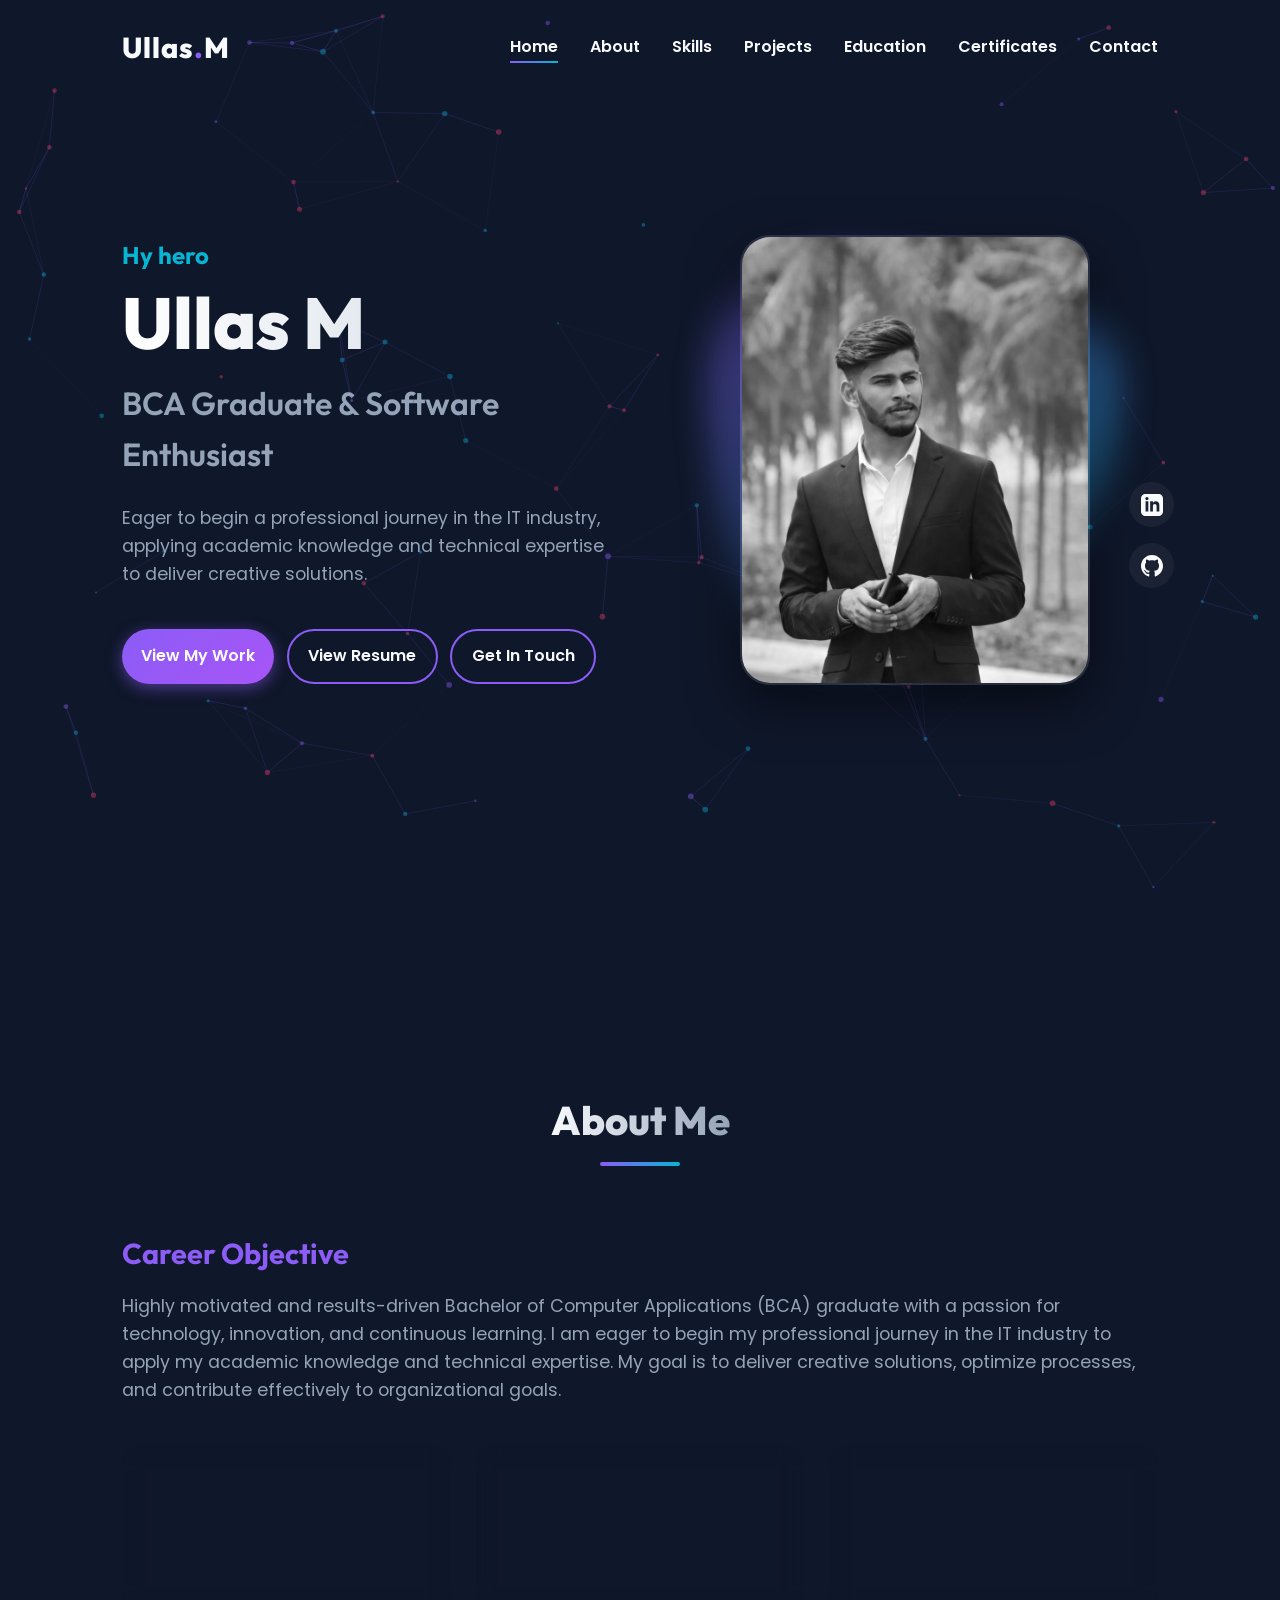
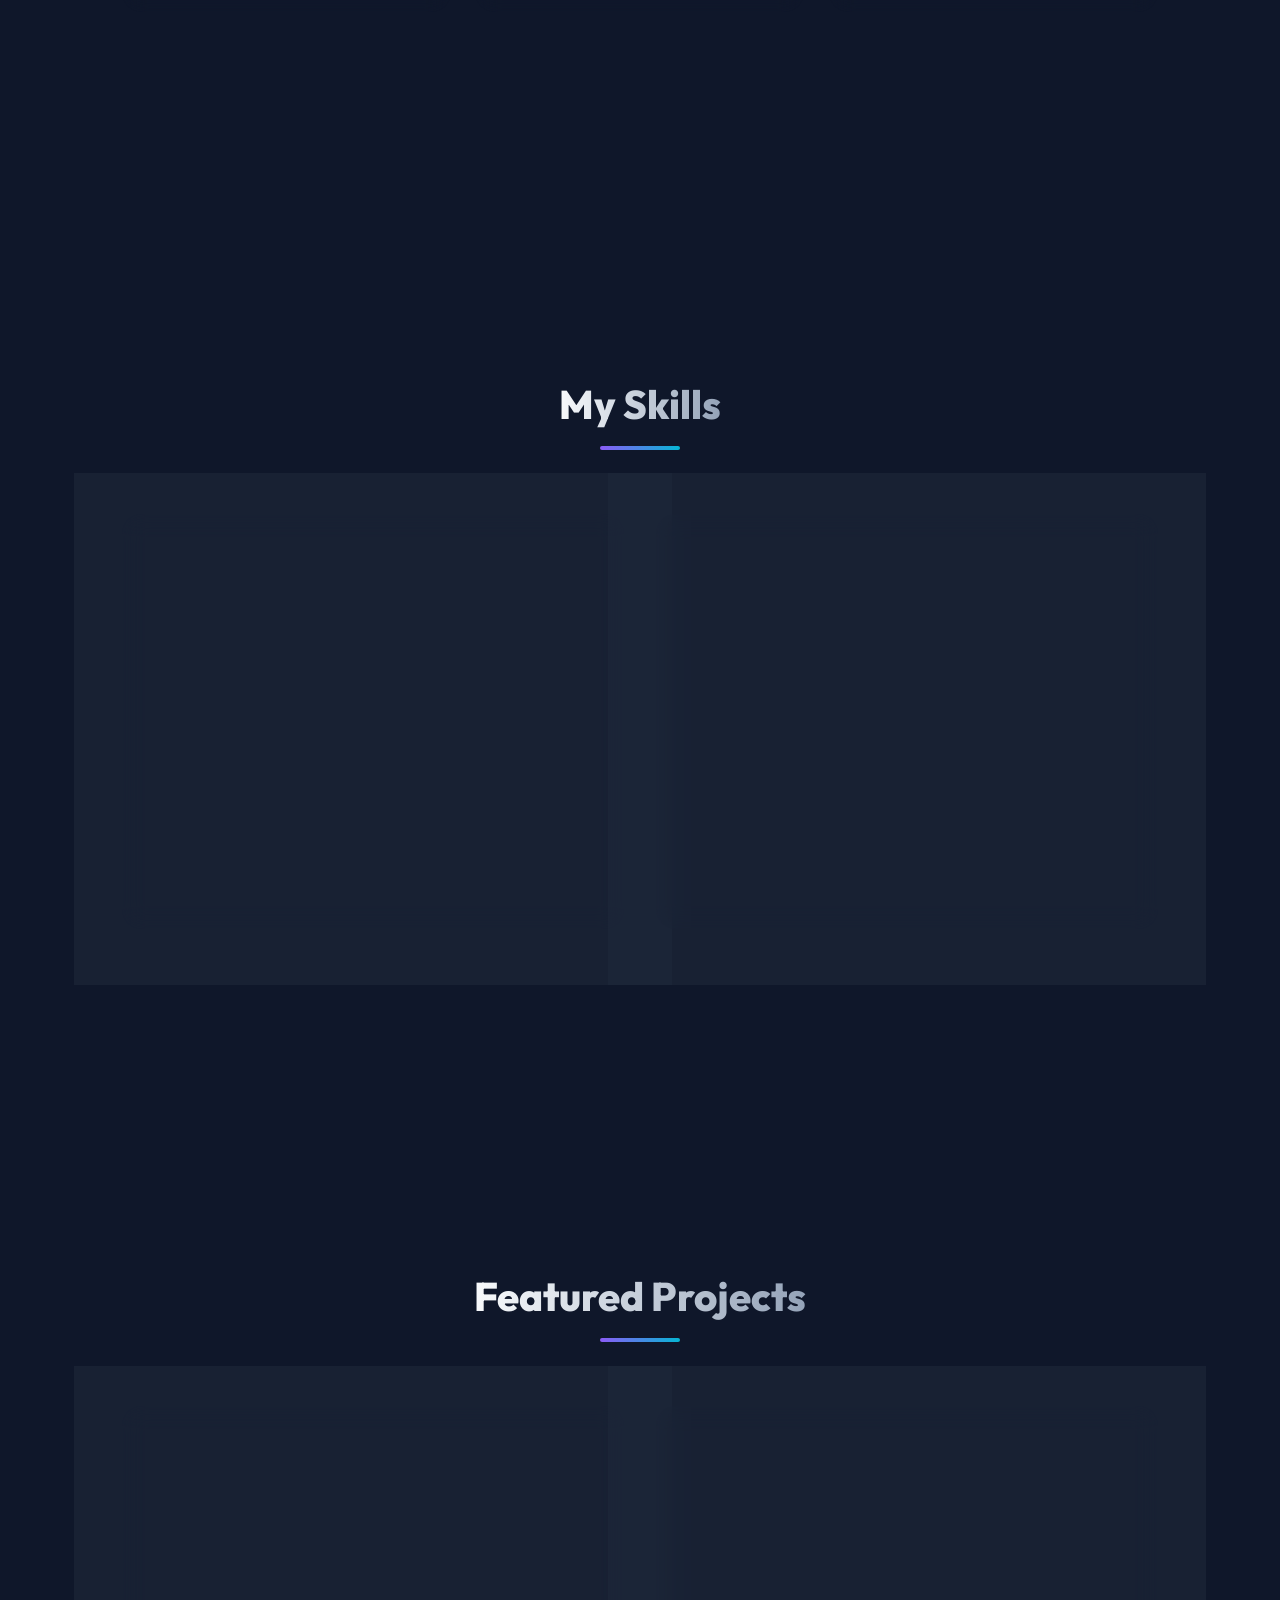
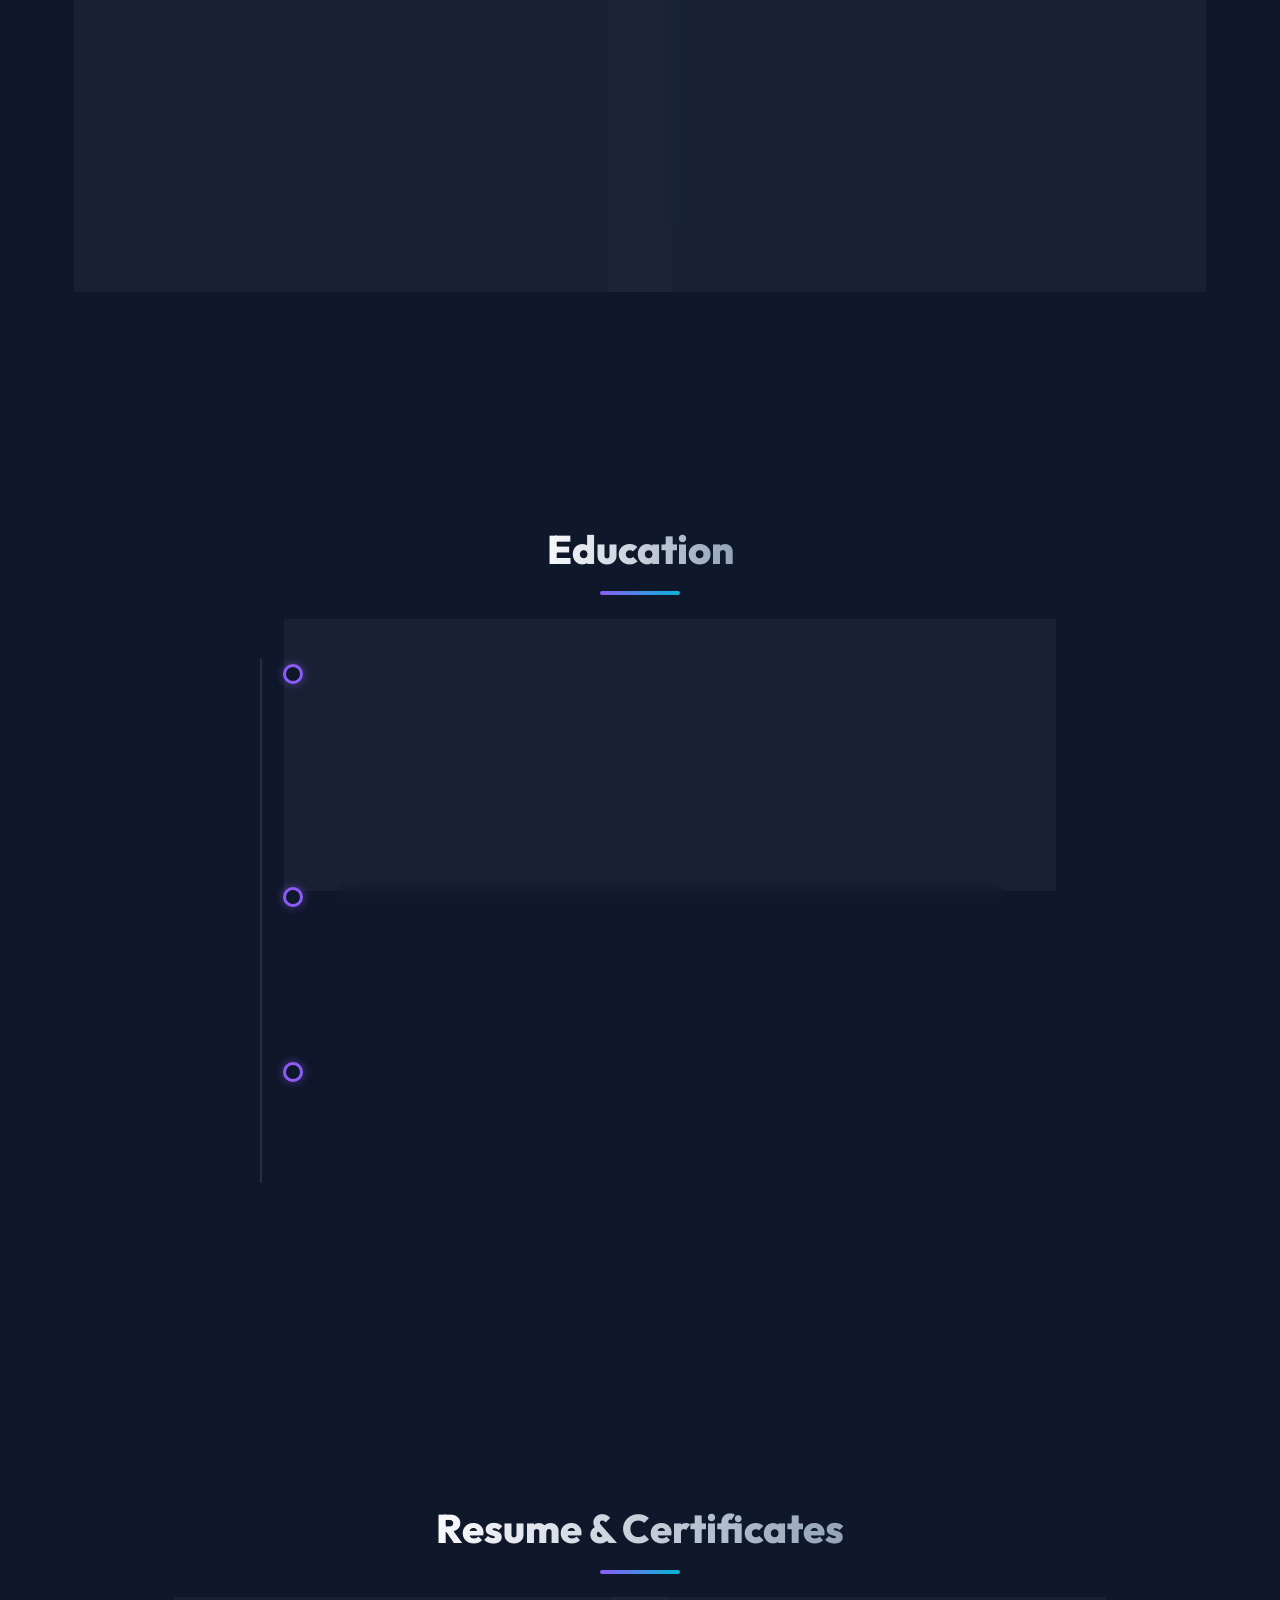
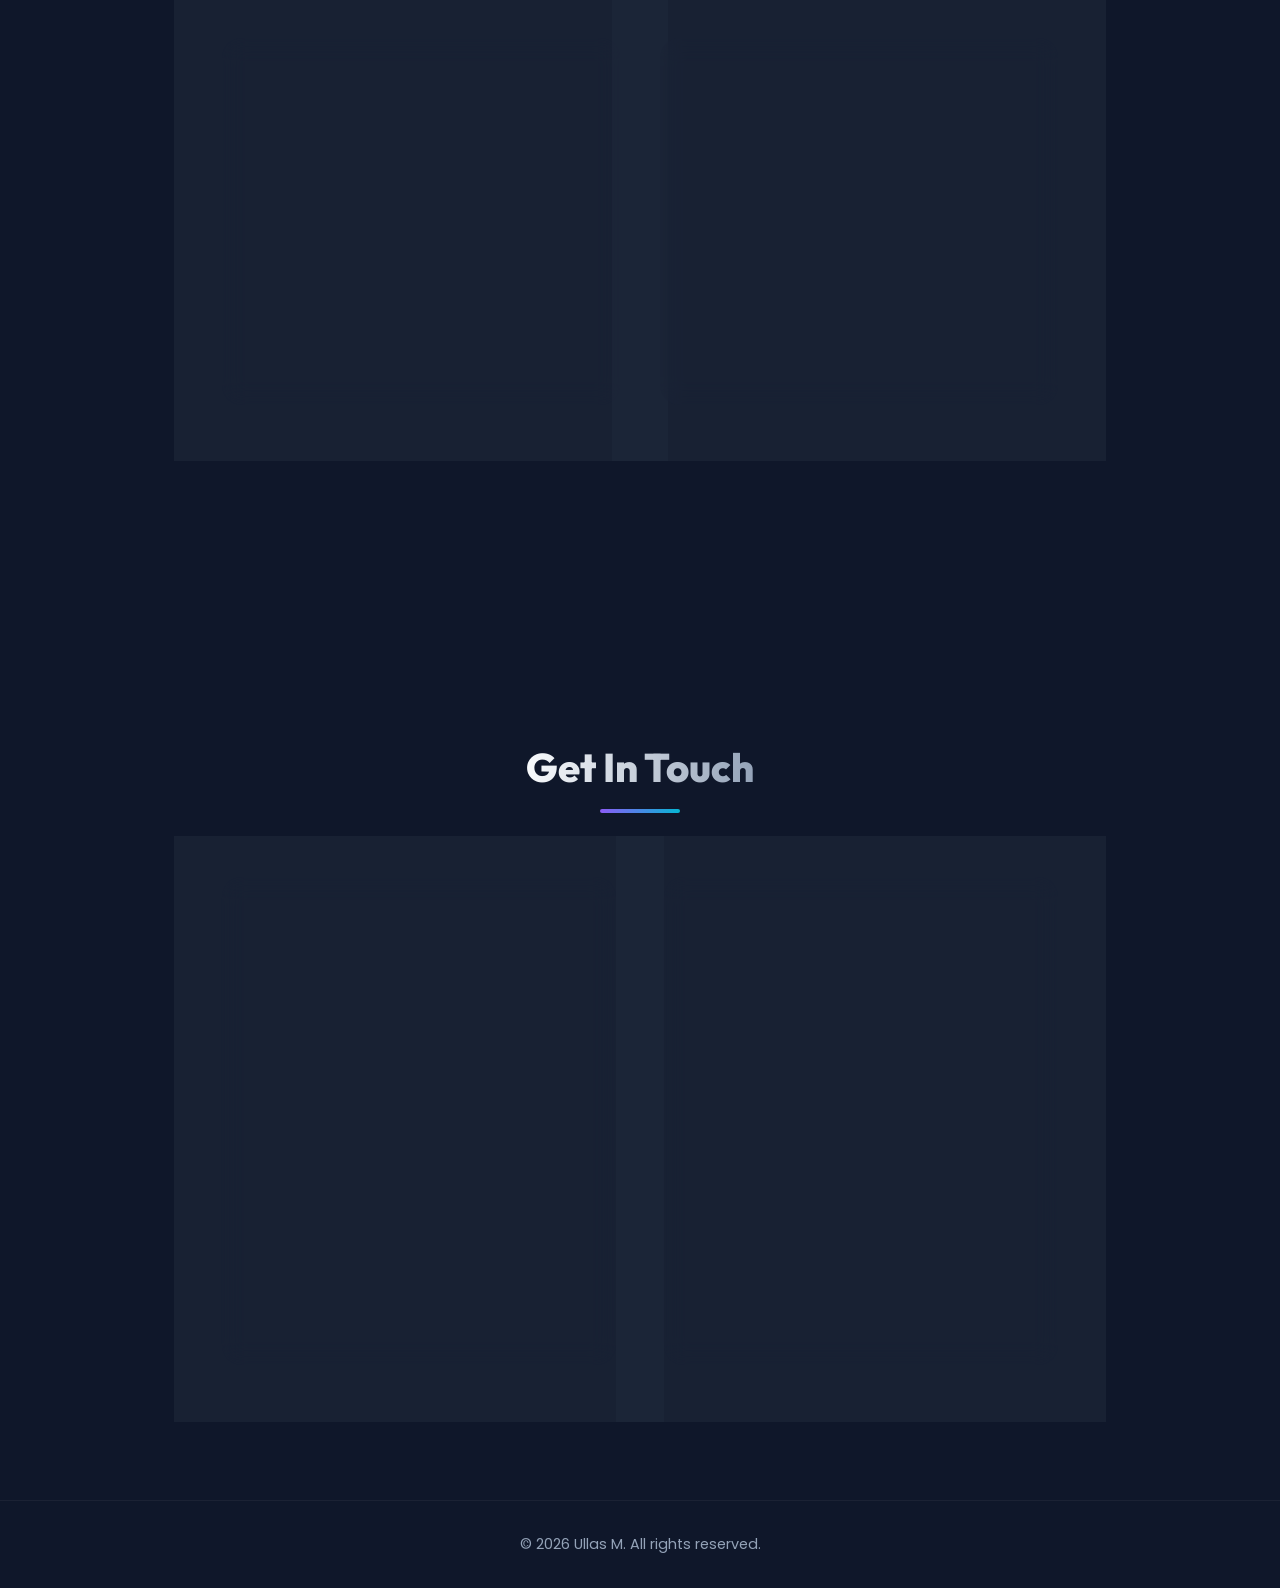
<file: index.html>
<!DOCTYPE html>
<html lang="en">
<head>
    <meta charset="UTF-8">
    <meta name="viewport" content="width=device-width, initial-scale=1.0">
    <title>Ullas M | Portfolio</title>
    <meta name="description" content="Portfolio of Ullas M, a BCA graduate passionate about technology and software development.">
    
    <!-- Google Fonts -->
    <link rel="preconnect" href="https://fonts.googleapis.com">
    <link rel="preconnect" href="https://fonts.gstatic.com" crossorigin>
    <link href="https://fonts.googleapis.com/css2?family=Outfit:wght@300;400;600;800&family=Poppins:wght@300;400;600;700&display=swap" rel="stylesheet">
    
    <!-- Material Icons -->
    <link href="https://fonts.googleapis.com/icon?family=Material+Icons+Round" rel="stylesheet">
    
    <link rel="stylesheet" href="./styles.css">
</head>
<body>

    <!-- Canvas for animated background -->
    <canvas id="bg-canvas"></canvas>

    <!-- Navigation -->
    <nav class="navbar" id="navbar">
        <div class="nav-container">
            <a href="#home" class="logo">Ullas<span>.</span>M</a>
            <div class="hamburger" id="hamburger">
                <span class="bar"></span>
                <span class="bar"></span>
                <span class="bar"></span>
            </div>
            <ul class="nav-links" id="nav-links">
                <li><a href="#home" class="nav-link active">Home</a></li>
                <li><a href="#about" class="nav-link">About</a></li>
                <li><a href="#skills" class="nav-link">Skills</a></li>
                <li><a href="#projects" class="nav-link">Projects</a></li>
                <li><a href="#education" class="nav-link">Education</a></li>
                <li><a href="#documents" class="nav-link">Certificates</a></li>
                <li><a href="#contact" class="nav-link">Contact</a></li>
            </ul>
        </div>
    </nav>

    <!-- Hero Section -->
    <section id="home" class="hero section">
        <div class="hero-content fade-in-up">
            <h2 class="greeting">Hy hero</h2>
            <h1 class="name">Ullas M</h1>
            <h3 class="title">BCA Graduate & Software Enthusiast</h3>
            <p class="summary">Eager to begin a professional journey in the IT industry, applying academic knowledge and technical expertise to deliver creative solutions.</p>
            <div class="cta-buttons">
                <a href="#projects" class="btn btn-primary">View My Work</a>
                <a href="./resume.html" target="_blank" class="btn btn-secondary">View Resume</a>
                <a href="#contact" class="btn btn-secondary">Get In Touch</a>
            </div>
        </div>
        <div class="hero-image-container fade-in-scale">
            <div class="blob-bg"></div>
            <img src="./assets/profile.jpeg" alt="Ullas M" class="hero-image">
        </div>
        <div class="social-links hero-socials fade-in-right">
            <a href="https://www.linkedin.com/" target="_blank" class="social-icon" title="LinkedIn">
                <svg xmlns="http://www.w3.org/2000/svg" width="22" height="22" viewBox="0 0 24 24" fill="currentColor"><path d="M19 0h-14c-2.761 0-5 2.239-5 5v14c0 2.761 2.239 5 5 5h14c2.762 0 5-2.239 5-5v-14c0-2.761-2.238-5-5-5zm-11 19h-3v-11h3v11zm-1.5-12.268c-.966 0-1.75-.79-1.75-1.764s.784-1.764 1.75-1.764 1.75.79 1.75 1.764-.783 1.764-1.75 1.764zm13.5 12.268h-3v-5.604c0-3.368-4-3.113-4 0v5.604h-3v-11h3v1.765c1.396-2.586 7-2.777 7 2.476v6.759z"/></svg>
            </a>
            <a href="https://github.com/" target="_blank" class="social-icon" title="GitHub">
                <svg xmlns="http://www.w3.org/2000/svg" width="22" height="22" viewBox="0 0 24 24" fill="currentColor"><path d="M12 0c-6.626 0-12 5.373-12 12 0 5.302 3.438 9.8 8.207 11.387.599.111.793-.261.793-.577v-2.234c-3.338.726-4.033-1.416-4.033-1.416-.546-1.387-1.333-1.756-1.333-1.756-1.089-.745.083-.729.083-.729 1.205.084 1.839 1.237 1.839 1.237 1.07 1.834 2.807 1.304 3.492.997.107-.775.418-1.305.762-1.604-2.665-.305-5.467-1.334-5.467-5.931 0-1.311.469-2.381 1.236-3.221-.124-.303-.535-1.524.117-3.176 0 0 1.008-.322 3.301 1.23.957-.266 1.983-.399 3.003-.404 1.02.005 2.047.138 3.006.404 2.291-1.552 3.297-1.23 3.297-1.23.653 1.653.242 2.874.118 3.176.77.84 1.235 1.911 1.235 3.221 0 4.609-2.807 5.624-5.479 5.921.43.372.823 1.102.823 2.222v3.293c0 .319.192.694.801.576 4.765-1.589 8.199-6.086 8.199-11.386 0-6.627-5.373-12-12-12z"/></svg>
            </a>
        </div>
    </section>

    <!-- About Section -->
    <section id="about" class="about section">
        <div class="section-header fade-in">
            <h2 class="section-title">About Me</h2>
            <div class="title-underline"></div>
        </div>
        <div class="about-content container">
            <div class="about-text fade-in-up">
                <h3>Career Objective</h3>
                <p>Highly motivated and results-driven Bachelor of Computer Applications (BCA) graduate with a passion for technology, innovation, and continuous learning. I am eager to begin my professional journey in the IT industry to apply my academic knowledge and technical expertise. My goal is to deliver creative solutions, optimize processes, and contribute effectively to organizational goals.</p>
                <div class="stats-container">
                    <div class="stat-box glass-panel">
                        <span class="material-icons-round stat-icon">school</span>
                        <h4>BCA Graduate</h4>
                        <p>Tumkur University</p>
                    </div>
                    <div class="stat-box glass-panel">
                        <span class="material-icons-round stat-icon">code</span>
                        <h4>Multilingual</h4>
                        <p>Java, Python, C++</p>
                    </div>
                    <div class="stat-box glass-panel">
                        <span class="material-icons-round stat-icon">emoji_events</span>
                        <h4>Scholar</h4>
                        <p>Merit Scholarship</p>
                    </div>
                </div>
            </div>
        </div>
    </section>

    <!-- Skills Section -->
    <section id="skills" class="skills section">
        <div class="section-header fade-in">
            <h2 class="section-title">My Skills</h2>
            <div class="title-underline"></div>
        </div>
        <div class="skills-container container">
            <div class="skill-category glass-panel fade-in-left">
                <div class="category-header">
                    <span class="material-icons-round">terminal</span>
                    <h3>Technical Skills</h3>
                </div>
                <ul class="skill-list">
                    <li>
                        <span class="skill-name">Java, C, C++</span>
                        <div class="skill-bar"><div class="skill-progress" style="width: 85%;"></div></div>
                    </li>
                    <li>
                        <span class="skill-name">Python</span>
                        <div class="skill-bar"><div class="skill-progress" style="width: 80%;"></div></div>
                    </li>
                    <li>
                        <span class="skill-name">JavaScript, HTML & CSS</span>
                        <div class="skill-bar"><div class="skill-progress" style="width: 75%;"></div></div>
                    </li>
                    <li>
                        <span class="skill-name">SQL / MySQL</span>
                        <div class="skill-bar"><div class="skill-progress" style="width: 80%;"></div></div>
                    </li>
                </ul>
            </div>
            <div class="skill-category glass-panel fade-in-right">
                <div class="category-header">
                    <span class="material-icons-round">psychology</span>
                    <h3>Soft Skills</h3>
                </div>
                <div class="tags-container">
                    <span class="tag">Teamwork & Collaboration</span>
                    <span class="tag">Empathy</span>
                    <span class="tag">Relationship Building</span>
                    <span class="tag">Conflict Resolution</span>
                    <span class="tag">Networking</span>
                    <span class="tag">Adaptability</span>
                    <span class="tag">Problem Solving</span>
                </div>
            </div>
        </div>
    </section>

    <!-- Projects Section -->
    <section id="projects" class="projects section">
        <div class="section-header fade-in">
            <h2 class="section-title">Featured Projects</h2>
            <div class="title-underline"></div>
        </div>
        <div class="projects-grid container">
            <div class="project-card glass-panel fade-in-up">
                <div class="project-content">
                    <div class="project-header">
                        <span class="material-icons-round project-icon">folder_special</span>
                        <div class="project-links">
                            <span class="material-icons-round">open_in_new</span>
                        </div>
                    </div>
                    <h3 class="project-title">Student Management System</h3>
                    <p class="project-description">A comprehensive program designed to efficiently store and manage student details including name, roll number, marks, and attendance tracking.</p>
                    <ul class="project-features">
                        <li><span class="material-icons-round">check_circle</span> Add and update records</li>
                        <li><span class="material-icons-round">check_circle</span> Delete functionalities</li>
                        <li><span class="material-icons-round">check_circle</span> Advanced search records</li>
                    </ul>
                    <div class="project-tech">
                        <span>Python</span>
                        <span>Java</span>
                        <span>C++</span>
                        <span>MySQL</span>
                    </div>
                </div>
            </div>
            
            <div class="project-card glass-panel fade-in-up" style="animation-delay: 0.2s;">
                <div class="project-content">
                    <div class="project-header">
                        <span class="material-icons-round project-icon">emoji_events</span>
                    </div>
                    <h3 class="project-title">Achievements & Activities</h3>
                    <p class="project-description">Highlights of academic and extracurricular accomplishments during my college journey.</p>
                    <ul class="project-features">
                        <li><span class="material-icons-round">star</span> Received merit scholarship for academic performance.</li>
                        <li><span class="material-icons-round">event</span> Organized and volunteered in fests and seminars.</li>
                        <li><span class="material-icons-round">campaign</span> Presented a technical paper/mini-project at a college seminar.</li>
                    </ul>
                </div>
            </div>
        </div>
    </section>

    <!-- Education Section -->
    <section id="education" class="education section">
        <div class="section-header fade-in">
            <h2 class="section-title">Education</h2>
            <div class="title-underline"></div>
        </div>
        <div class="timeline container">
            <div class="timeline-item fade-in-up">
                <div class="timeline-dot"></div>
                <div class="timeline-content glass-panel">
                    <h3>Bachelor of Computer Applications (BCA)</h3>
                    <h4 class="institution">VFGC College | Tumkur University</h4>
                    <p>Graduated with strong foundations in computer science and software development.</p>
                </div>
            </div>
            <div class="timeline-item fade-in-up">
                <div class="timeline-dot"></div>
                <div class="timeline-content glass-panel">
                    <h3>Pre-University Course (PUC)</h3>
                    <h4 class="institution">SLV PU College | Dept. of Pre-University Education, Karnataka</h4>
                </div>
            </div>
            <div class="timeline-item fade-in-up">
                <div class="timeline-dot"></div>
                <div class="timeline-content glass-panel">
                    <h3>SSLC (10th)</h3>
                    <h4 class="institution">YPS School | Karnataka Secondary Education Examination Board</h4>
                </div>
            </div>
        </div>
    </section>

    <!-- Documents Section (Resume & Certificates) -->
    <section id="documents" class="documents section">
        <div class="section-header fade-in">
            <h2 class="section-title">Resume & Certificates</h2>
            <div class="title-underline"></div>
        </div>
        <div class="documents-container container">
            <div class="doc-card glass-panel fade-in-up">
                <div class="doc-icon">
                    <span class="material-icons-round">description</span>
                </div>
                <h3>My Resume</h3>
                <p>View my full academic and professional details.</p>
                <div class="doc-actions">
                    <a href="./resume.html" target="_blank" class="btn btn-secondary btn-sm">View Full Resume</a>
                </div>
            </div>

            <div class="doc-card glass-panel fade-in-up" style="animation-delay: 0.2s;">
                <div class="doc-icon">
                    <span class="material-icons-round">workspace_premium</span>
                </div>
                <h3>Certificates</h3>
                <p>My professional certifications and awards.</p>
                <div class="doc-actions">
                    <a href="#" class="btn btn-primary btn-sm" onclick="alert('Please upload your certificate to the folder so I can link it!')">View Certificate</a>
                </div>
            </div>
        </div>
    </section>

    <!-- Contact Section -->
    <section id="contact" class="contact section">
        <div class="section-header fade-in">
            <h2 class="section-title">Get In Touch</h2>
            <div class="title-underline"></div>
        </div>
        <div class="contact-container container">
            <div class="contact-info glass-panel fade-in-up">
                <h3>Contact Information</h3>
                <p>I'm always open to new opportunities and collaborations. Feel free to reach out!</p>
                
                <div class="info-item">
                    <span class="material-icons-round">email</span>
                    <a href="mailto:Ullastarak752@gmail.com">Ullastarak752@gmail.com</a>
                </div>
                <div class="info-item">
                    <span class="material-icons-round">phone</span>
                    <a href="tel:+919019474575">+91-9019474575</a>
                </div>
                <div class="info-item">
                    <span class="material-icons-round">location_on</span>
                    <span>Bengaluru, Karnataka</span>
                </div>
                
                <div class="social-links">
                    <a href="https://www.linkedin.com/" target="_blank" class="social-icon" title="LinkedIn">
                        <svg xmlns="http://www.w3.org/2000/svg" width="22" height="22" viewBox="0 0 24 24" fill="currentColor"><path d="M19 0h-14c-2.761 0-5 2.239-5 5v14c0 2.761 2.239 5 5 5h14c2.762 0 5-2.239 5-5v-14c0-2.761-2.238-5-5-5zm-11 19h-3v-11h3v11zm-1.5-12.268c-.966 0-1.75-.79-1.75-1.764s.784-1.764 1.75-1.764 1.75.79 1.75 1.764-.783 1.764-1.75 1.764zm13.5 12.268h-3v-5.604c0-3.368-4-3.113-4 0v5.604h-3v-11h3v1.765c1.396-2.586 7-2.777 7 2.476v6.759z"/></svg>
                    </a>
                    <a href="https://github.com/" target="_blank" class="social-icon" title="GitHub">
                        <svg xmlns="http://www.w3.org/2000/svg" width="22" height="22" viewBox="0 0 24 24" fill="currentColor"><path d="M12 0c-6.626 0-12 5.373-12 12 0 5.302 3.438 9.8 8.207 11.387.599.111.793-.261.793-.577v-2.234c-3.338.726-4.033-1.416-4.033-1.416-.546-1.387-1.333-1.756-1.333-1.756-1.089-.745.083-.729.083-.729 1.205.084 1.839 1.237 1.839 1.237 1.07 1.834 2.807 1.304 3.492.997.107-.775.418-1.305.762-1.604-2.665-.305-5.467-1.334-5.467-5.931 0-1.311.469-2.381 1.236-3.221-.124-.303-.535-1.524.117-3.176 0 0 1.008-.322 3.301 1.23.957-.266 1.983-.399 3.003-.404 1.02.005 2.047.138 3.006.404 2.291-1.552 3.297-1.23 3.297-1.23.653 1.653.242 2.874.118 3.176.77.84 1.235 1.911 1.235 3.221 0 4.609-2.807 5.624-5.479 5.921.43.372.823 1.102.823 2.222v3.293c0 .319.192.694.801.576 4.765-1.589 8.199-6.086 8.199-11.386 0-6.627-5.373-12-12-12z"/></svg>
                    </a>
                    <a href="https://wa.me/919019474575" target="_blank" class="social-icon" title="WhatsApp">
                        <svg xmlns="http://www.w3.org/2000/svg" width="22" height="22" viewBox="0 0 24 24" fill="currentColor"><path d="M.057 24l1.687-6.163c-1.041-1.804-1.588-3.849-1.587-5.946.003-6.556 5.338-11.891 11.893-11.891 3.181.001 6.167 1.24 8.413 3.488 2.245 2.248 3.481 5.236 3.48 8.414-.003 6.557-5.338 11.892-11.893 11.892-1.99-.001-3.951-.5-5.688-1.448l-6.305 1.654zm6.597-3.807c1.676.995 3.276 1.591 5.392 1.592 5.448 0 9.886-4.434 9.889-9.885.002-5.462-4.415-9.89-9.881-9.892-5.452 0-9.887 4.434-9.889 9.884-.001 2.225.651 3.891 1.746 5.634l-.999 3.648 3.742-.981zm11.387-5.464c-.074-.124-.272-.198-.57-.347-.297-.149-1.758-.868-2.031-.967-.272-.099-.47-.149-.669.149-.198.297-.768.967-.941 1.165-.173.198-.347.223-.644.074-.297-.149-1.255-.462-2.39-1.475-.883-.788-1.48-1.761-1.653-2.059-.173-.297-.018-.458.13-.606.134-.133.297-.347.446-.521.151-.172.2-.296.3-.495.099-.198.05-.372-.025-.521-.075-.148-.669-1.611-.916-2.206-.242-.579-.487-.501-.669-.51l-.57-.01c-.198 0-.52.074-.792.372s-1.04 1.016-1.04 2.479 1.065 2.876 1.213 3.074c.149.198 2.095 3.2 5.076 4.487.709.306 1.263.489 1.694.626.712.226 1.36.194 1.872.118.571-.085 1.758-.719 2.006-1.413.248-.695.248-1.29.173-1.414z"/></svg>
                    </a>
                </div>
            </div>
            
            <form class="contact-form glass-panel fade-in-up" onsubmit="event.preventDefault(); alert('Thanks for reaching out! This is a demo form.');">
                <div class="form-group">
                    <input type="text" id="name" required placeholder="Your Name">
                </div>
                <div class="form-group">
                    <input type="email" id="email" required placeholder="Your Email">
                </div>
                <div class="form-group">
                    <textarea id="message" rows="5" required placeholder="Your Message"></textarea>
                </div>
                <button type="submit" class="btn btn-primary submit-btn">
                    <span>Send Message</span>
                    <span class="material-icons-round">send</span>
                </button>
            </form>
        </div>
    </section>

    <footer class="footer">
        <div class="container">
            <p>&copy; 2026 Ullas M. All rights reserved.</p>
        </div>
    </footer>

    <script src="./script.js"></script>
</body>
</html>
</file>
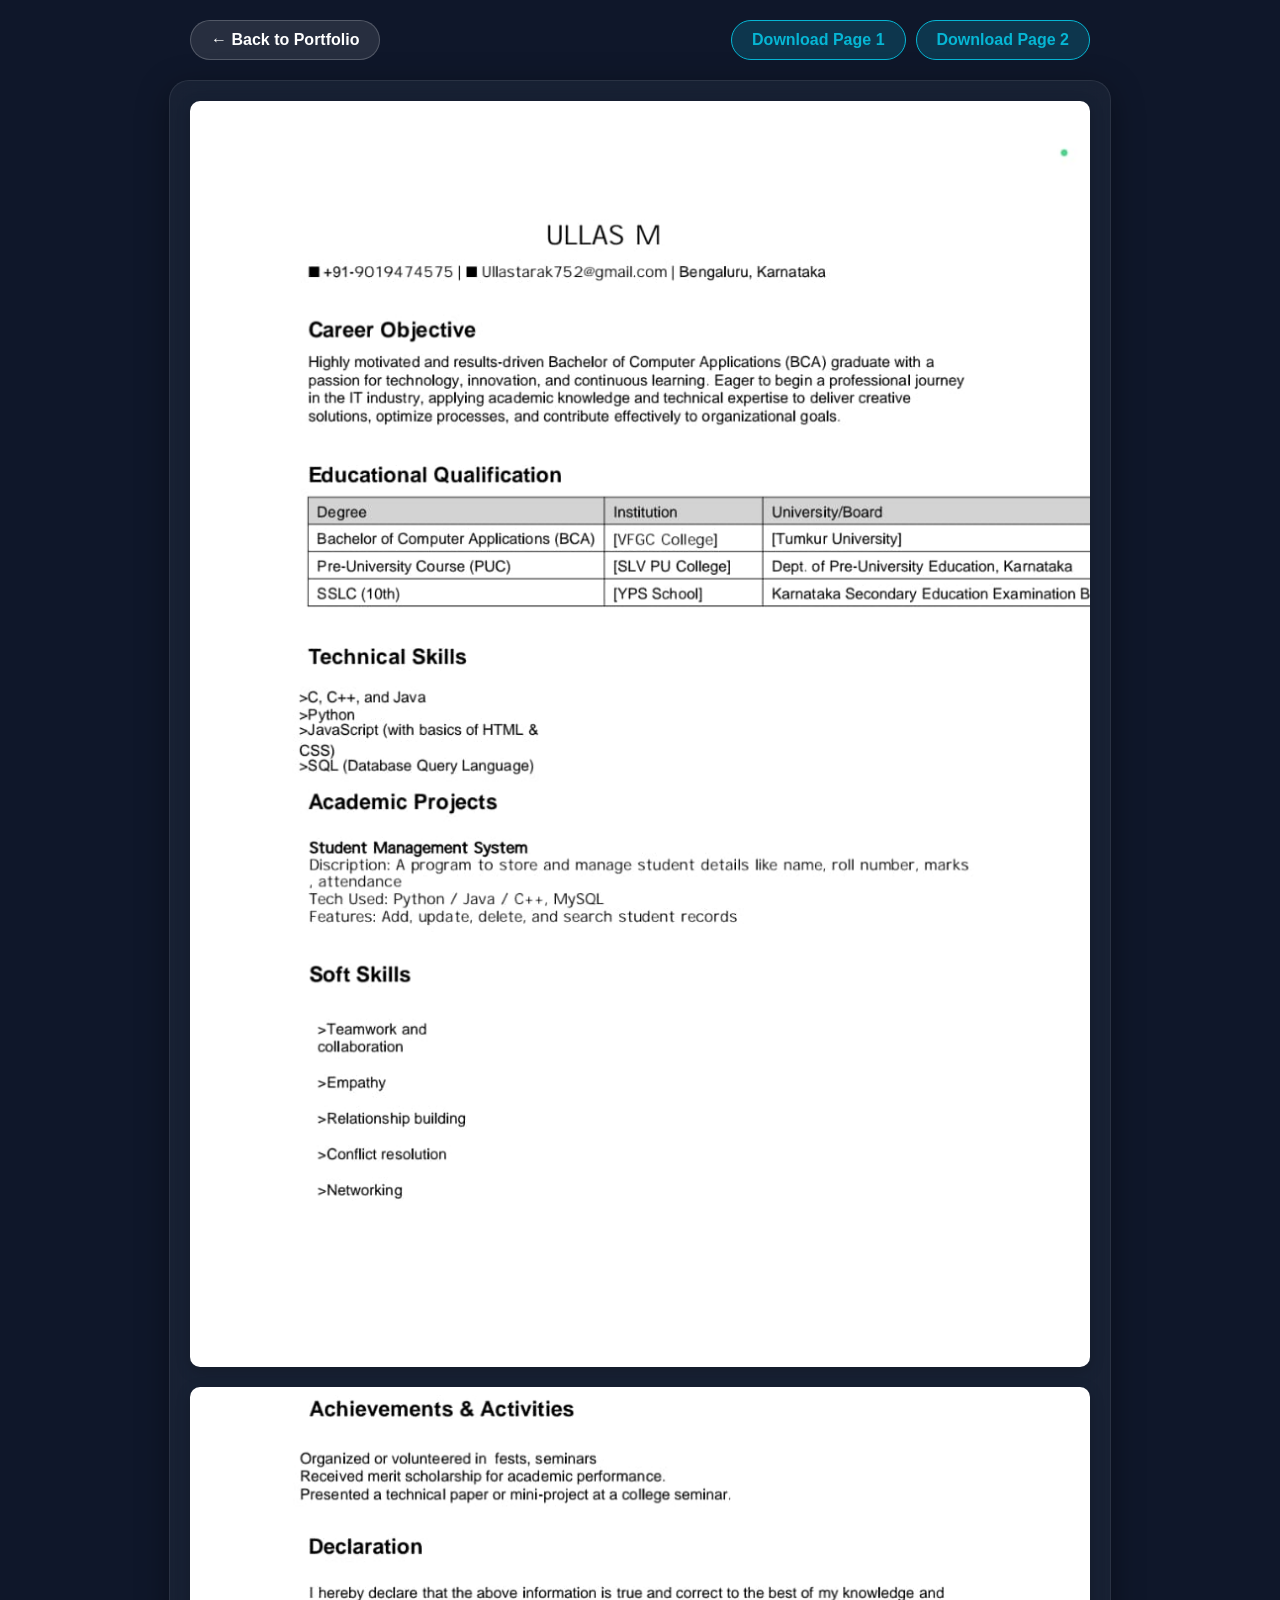
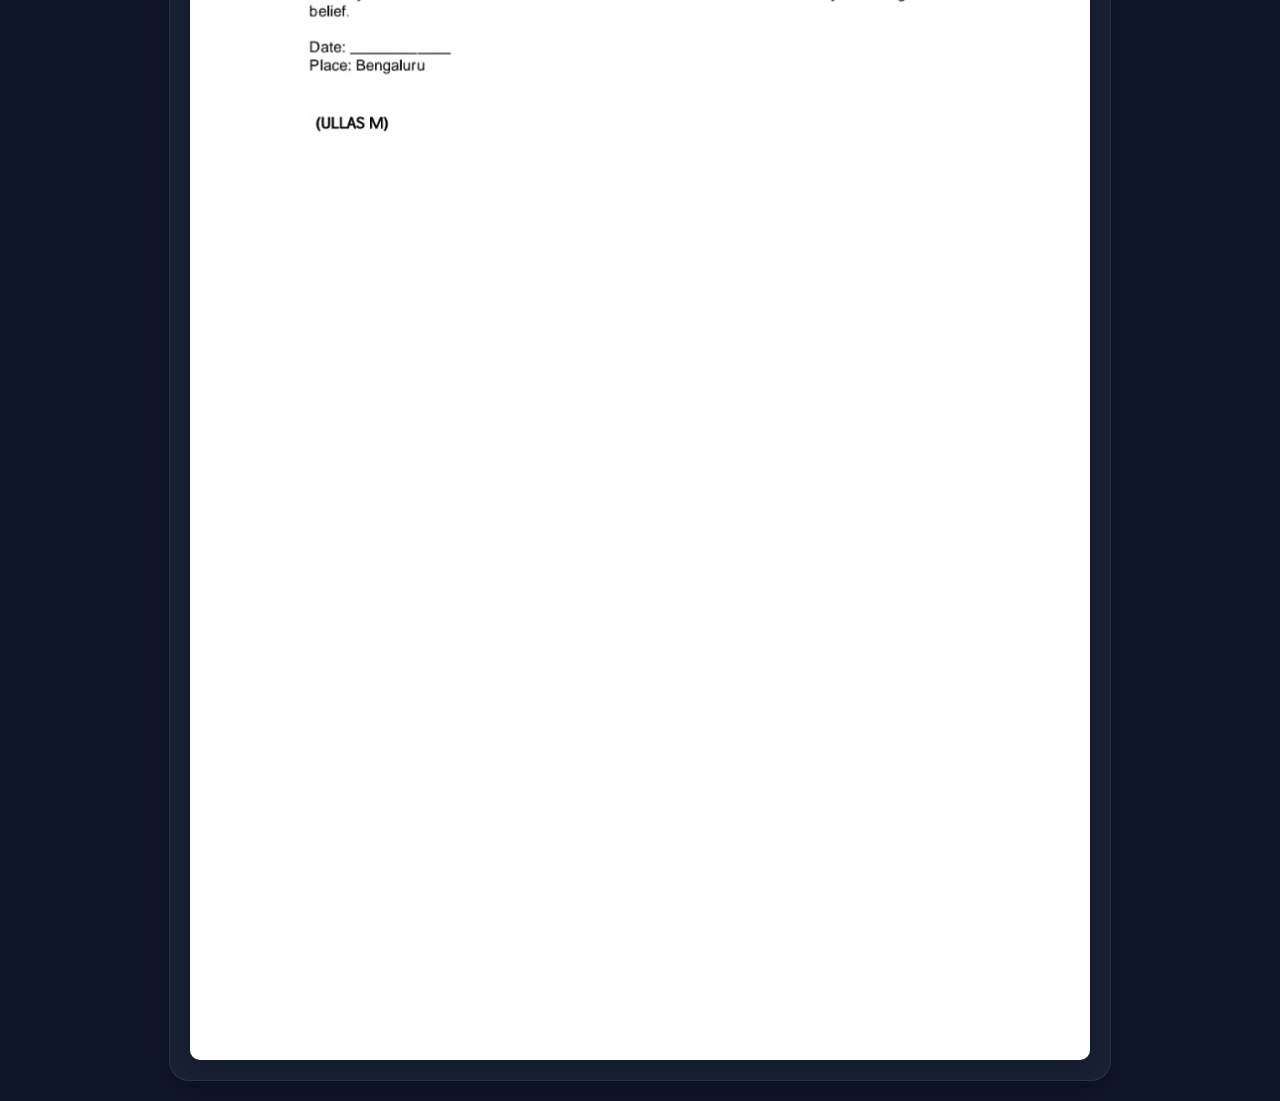
<file: resume.html>
<!DOCTYPE html>
<html lang="en">
<head>
    <meta charset="UTF-8">
    <meta name="viewport" content="width=device-width, initial-scale=1.0">
    <title>Ullas M | Resume</title>
    <style>
        body {
            margin: 0;
            padding: 20px;
            background-color: #0f172a;
            font-family: 'Poppins', sans-serif;
            display: flex;
            flex-direction: column;
            align-items: center;
        }
        
        .nav-bar {
            width: 100%;
            max-width: 900px;
            display: flex;
            justify-content: flex-start;
            margin-bottom: 20px;
        }

        .back-btn {
            background: rgba(255, 255, 255, 0.1);
            color: white;
            text-decoration: none;
            padding: 10px 20px;
            border-radius: 30px;
            font-weight: 600;
            transition: all 0.3s ease;
            border: 1px solid rgba(255, 255, 255, 0.2);
            display: inline-flex;
            align-items: center;
            gap: 10px;
        }

        .back-btn:hover {
            background: #8b5cf6;
            border-color: #8b5cf6;
            box-shadow: 0 4px 15px rgba(139, 92, 246, 0.5);
            transform: translateY(-2px);
        }

        .resume-container {
            max-width: 900px;
            width: 100%;
            display: flex;
            flex-direction: column;
            gap: 20px;
            background: rgba(30, 41, 59, 0.6);
            backdrop-filter: blur(12px);
            padding: 20px;
            border-radius: 20px;
            border: 1px solid rgba(255, 255, 255, 0.08);
            box-shadow: 0 8px 32px 0 rgba(0, 0, 0, 0.37);
        }

        .resume-img {
            width: 100%;
            height: auto;
            border-radius: 10px;
            box-shadow: 0 4px 15px rgba(0, 0, 0, 0.2);
        }
    </style>
</head>
<body>

    <div class="nav-bar">
        <a href="./index.html" class="back-btn">← Back to Portfolio</a>
        <div style="margin-left: auto; display: flex; gap: 10px; flex-wrap: wrap; justify-content: flex-end;">
            <a href="./assets/resume-page1.jpeg" download="Ullas_M_Resume_Page1.jpeg" class="back-btn" style="background: rgba(6, 182, 212, 0.2); border-color: #06b6d4; color: #06b6d4;">Download Page 1</a>
            <a href="./assets/resume-page2.jpeg" download="Ullas_M_Resume_Page2.jpeg" class="back-btn" style="background: rgba(6, 182, 212, 0.2); border-color: #06b6d4; color: #06b6d4;">Download Page 2</a>
        </div>
    </div>

    <div class="resume-container">
        <img src="./assets/resume-page1.jpeg" alt="Resume Page 1" class="resume-img">
        <img src="./assets/resume-page2.jpeg" alt="Resume Page 2" class="resume-img">
    </div>

</body>
</html>
</file>
<file: styles.css>
:root {
    /* Core Colors - Vibrant Dark Theme */
    --bg-dark: #0f172a;
    --bg-darker: #0b1120;
    --primary: #8b5cf6; /* Vibrant Purple */
    --primary-glow: rgba(139, 92, 246, 0.5);
    --secondary: #06b6d4; /* Vibrant Cyan */
    --accent: #f43f5e; /* Vibrant Rose */
    
    /* Text Colors */
    --text-main: #f8fafc;
    --text-muted: #94a3b8;
    
    /* Glassmorphism */
    --glass-bg: rgba(30, 41, 59, 0.6);
    --glass-border: rgba(255, 255, 255, 0.08);
    --glass-shadow: 0 8px 32px 0 rgba(0, 0, 0, 0.37);
    
    /* Typography */
    --font-heading: 'Outfit', sans-serif;
    --font-body: 'Poppins', sans-serif;
    
    /* Layout */
    --container-max: 1100px;
}

* {
    margin: 0;
    padding: 0;
    box-sizing: border-box;
}

html {
    scroll-behavior: smooth;
    overflow-x: hidden;
}

body {
    font-family: var(--font-body);
    background-color: var(--bg-dark);
    color: var(--text-main);
    line-height: 1.6;
    overflow-x: hidden;
    position: relative;
}

/* Background Canvas */
#bg-canvas {
    position: fixed;
    top: 0;
    left: 0;
    width: 100vw;
    height: 100vh;
    z-index: -1;
    pointer-events: none;
}

/* Typography */
h1, h2, h3, h4, h5, h6, .logo {
    font-family: var(--font-heading);
    color: var(--text-main);
}

a {
    text-decoration: none;
    color: inherit;
    transition: all 0.3s ease;
}

ul {
    list-style: none;
}

.container {
    max-width: var(--container-max);
    margin: 0 auto;
    padding: 0 2rem;
}

.section {
    padding: 100px 0;
    min-height: 100vh;
    display: flex;
    flex-direction: column;
    justify-content: center;
}

/* Glassmorphism Base */
.glass-panel {
    background: var(--glass-bg);
    backdrop-filter: blur(12px);
    -webkit-backdrop-filter: blur(12px);
    border: 1px solid var(--glass-border);
    border-radius: 20px;
    box-shadow: var(--glass-shadow);
    transition: transform 0.3s ease, box-shadow 0.3s ease, border-color 0.3s ease;
}

.glass-panel:hover {
    transform: translateY(-5px);
    box-shadow: 0 15px 40px 0 rgba(0, 0, 0, 0.5);
    border-color: rgba(255, 255, 255, 0.15);
}

/* Navigation */
.navbar {
    position: fixed;
    top: 0;
    width: 100%;
    z-index: 1000;
    padding: 1.5rem 0;
    transition: all 0.3s ease;
}

.navbar.scrolled {
    padding: 1rem 0;
    background: rgba(15, 23, 42, 0.9);
    backdrop-filter: blur(10px);
    box-shadow: 0 4px 30px rgba(0, 0, 0, 0.1);
    border-bottom: 1px solid var(--glass-border);
}

.nav-container {
    max-width: var(--container-max);
    margin: 0 auto;
    padding: 0 2rem;
    display: flex;
    justify-content: space-between;
    align-items: center;
}

.logo {
    font-size: 1.8rem;
    font-weight: 800;
    letter-spacing: 1px;
}

.logo span {
    color: var(--primary);
}

.nav-links {
    display: flex;
    gap: 2rem;
}

.nav-link {
    font-weight: 600;
    font-size: 1rem;
    position: relative;
    padding-bottom: 5px;
}

.nav-link::after {
    content: '';
    position: absolute;
    bottom: 0;
    left: 0;
    width: 0%;
    height: 2px;
    background: linear-gradient(90deg, var(--primary), var(--secondary));
    transition: width 0.3s ease;
}

.nav-link:hover::after, .nav-link.active::after {
    width: 100%;
}

.hamburger {
    display: none;
    cursor: pointer;
}

.bar {
    display: block;
    width: 25px;
    height: 3px;
    margin: 5px auto;
    transition: all 0.3s ease;
    background-color: var(--text-main);
}

/* Buttons */
.btn {
    display: inline-flex;
    align-items: center;
    justify-content: center;
    padding: 0.8rem 2rem;
    border-radius: 30px;
    font-weight: 600;
    font-size: 1rem;
    cursor: pointer;
    transition: all 0.3s ease;
    border: none;
    gap: 0.5rem;
}

.btn-primary {
    background: linear-gradient(135deg, var(--primary), #a855f7);
    color: white;
    box-shadow: 0 4px 15px var(--primary-glow);
}

.btn-primary:hover {
    transform: translateY(-3px);
    box-shadow: 0 8px 25px var(--primary-glow);
}

.btn-secondary {
    background: transparent;
    color: var(--text-main);
    border: 2px solid var(--primary);
}

.btn-secondary:hover {
    background: rgba(139, 92, 246, 0.1);
    transform: translateY(-3px);
}

/* Section Headers */
.section-header {
    text-align: center;
    margin-bottom: 4rem;
}

.section-title {
    font-size: 2.5rem;
    font-weight: 800;
    display: inline-block;
    background: linear-gradient(to right, var(--text-main), var(--text-muted));
    -webkit-background-clip: text;
    -webkit-text-fill-color: transparent;
}

.title-underline {
    height: 4px;
    width: 80px;
    background: linear-gradient(90deg, var(--primary), var(--secondary));
    margin: 10px auto 0;
    border-radius: 2px;
}

/* Hero Section */
.hero {
    flex-direction: row;
    align-items: center;
    padding-top: 120px;
    max-width: var(--container-max);
    margin: 0 auto;
    padding-left: 2rem;
    padding-right: 2rem;
    gap: 4rem;
    position: relative;
}

.hero-content {
    flex: 1;
}

.greeting {
    font-size: 1.5rem;
    color: var(--secondary);
    margin-bottom: 0.5rem;
}

.name {
    font-size: 4.5rem;
    font-weight: 800;
    line-height: 1.1;
    margin-bottom: 1rem;
    background: linear-gradient(to right, #fff, #cbd5e1);
    -webkit-background-clip: text;
    -webkit-text-fill-color: transparent;
}

.title {
    font-size: 2rem;
    color: var(--text-muted);
    margin-bottom: 1.5rem;
    font-weight: 600;
}

.summary {
    font-size: 1.1rem;
    color: var(--text-muted);
    margin-bottom: 2.5rem;
    max-width: 500px;
}

.cta-buttons {
    display: flex;
    gap: 0.8rem;
    flex-wrap: nowrap;
}

.cta-buttons .btn {
    padding: 0.8rem 1.2rem;
    white-space: nowrap;
}

.hero-socials {
    position: absolute;
    right: 1rem;
    top: 50%;
    transform: translateY(-50%);
    flex-direction: column;
    margin-top: 0;
}

.hero-image-container {
    flex: 1;
    position: relative;
    display: flex;
    justify-content: center;
    align-items: center;
}

.blob-bg {
    position: absolute;
    width: 400px;
    height: 400px;
    background: linear-gradient(135deg, var(--primary), var(--secondary));
    border-radius: 30% 70% 70% 30% / 30% 30% 70% 70%;
    animation: blob-bounce 8s infinite alternate;
    filter: blur(20px);
    opacity: 0.6;
    z-index: -1;
}

@keyframes blob-bounce {
    0% { border-radius: 30% 70% 70% 30% / 30% 30% 70% 70%; transform: rotate(0deg) scale(1); }
    100% { border-radius: 70% 30% 30% 70% / 70% 70% 30% 30%; transform: rotate(180deg) scale(1.05); }
}

.hero-image {
    width: 350px;
    height: 450px;
    object-fit: cover;
    border-radius: 30px;
    box-shadow: 0 20px 50px rgba(0,0,0,0.5);
    border: 2px solid rgba(255,255,255,0.1);
    z-index: 1;
    filter: grayscale(100%);
    transition: filter 0.5s ease, transform 0.5s ease;
}

.hero-image:hover {
    filter: grayscale(0%);
    transform: scale(1.02);
}

/* About Section */
.about-text h3 {
    font-size: 1.8rem;
    margin-bottom: 1rem;
    color: var(--primary);
}

.about-text p {
    font-size: 1.1rem;
    color: var(--text-muted);
    margin-bottom: 2.5rem;
}

.stats-container {
    display: grid;
    grid-template-columns: repeat(3, 1fr);
    gap: 1.5rem;
}

.stat-box {
    padding: 1.5rem;
    text-align: center;
    display: flex;
    flex-direction: column;
    align-items: center;
}

.stat-icon {
    font-size: 2.5rem;
    color: var(--secondary);
    margin-bottom: 1rem;
}

.stat-box h4 {
    font-size: 1.2rem;
    margin-bottom: 0.5rem;
}

.stat-box p {
    font-size: 0.9rem;
    color: var(--text-muted);
    margin: 0;
}

/* Skills Section */
.skills-container {
    display: grid;
    grid-template-columns: 1fr 1fr;
    gap: 2rem;
}

.skill-category {
    padding: 2.5rem;
}

.category-header {
    display: flex;
    align-items: center;
    gap: 1rem;
    margin-bottom: 2rem;
}

.category-header .material-icons-round {
    font-size: 2rem;
    color: var(--primary);
}

.category-header h3 {
    font-size: 1.5rem;
}

.skill-list li {
    margin-bottom: 1.5rem;
}

.skill-name {
    display: block;
    margin-bottom: 0.5rem;
    font-weight: 600;
}

.skill-bar {
    width: 100%;
    height: 8px;
    background: rgba(255, 255, 255, 0.1);
    border-radius: 4px;
    overflow: hidden;
}

.skill-progress {
    height: 100%;
    background: linear-gradient(90deg, var(--primary), var(--secondary));
    border-radius: 4px;
    transform-origin: left;
    transform: scaleX(0);
    transition: transform 1.5s cubic-bezier(0.22, 1, 0.36, 1);
}

.skills.visible .skill-progress {
    transform: scaleX(1);
}

.tags-container {
    display: flex;
    flex-wrap: wrap;
    gap: 1rem;
}

.tag {
    background: rgba(139, 92, 246, 0.1);
    border: 1px solid rgba(139, 92, 246, 0.3);
    padding: 0.6rem 1.2rem;
    border-radius: 20px;
    font-size: 0.95rem;
    font-weight: 600;
    color: var(--text-main);
    transition: all 0.3s ease;
}

.tag:hover {
    background: var(--primary);
    transform: translateY(-3px);
    box-shadow: 0 5px 15px var(--primary-glow);
}

/* Projects Section */
.projects-grid {
    display: grid;
    grid-template-columns: repeat(auto-fit, minmax(320px, 1fr));
    gap: 2rem;
}

.project-card {
    padding: 2rem;
    display: flex;
    flex-direction: column;
    height: 100%;
}

.project-header {
    display: flex;
    justify-content: space-between;
    align-items: center;
    margin-bottom: 1.5rem;
}

.project-icon {
    font-size: 2.5rem;
    color: var(--secondary);
}

.project-links .material-icons-round {
    font-size: 1.5rem;
    color: var(--text-muted);
    cursor: pointer;
    transition: color 0.3s ease;
}

.project-links .material-icons-round:hover {
    color: var(--primary);
}

.project-title {
    font-size: 1.5rem;
    margin-bottom: 1rem;
}

.project-description {
    color: var(--text-muted);
    margin-bottom: 1.5rem;
    flex-grow: 1;
}

.project-features {
    margin-bottom: 1.5rem;
}

.project-features li {
    display: flex;
    align-items: flex-start;
    gap: 0.5rem;
    margin-bottom: 0.5rem;
    color: var(--text-muted);
    font-size: 0.95rem;
}

.project-features .material-icons-round {
    color: var(--accent);
    font-size: 1.2rem;
}

.project-tech {
    display: flex;
    flex-wrap: wrap;
    gap: 0.8rem;
    margin-top: auto;
}

.project-tech span {
    font-size: 0.85rem;
    color: var(--secondary);
    font-family: monospace;
    background: rgba(6, 182, 212, 0.1);
    padding: 0.3rem 0.6rem;
    border-radius: 4px;
}

/* Education Timeline */
.timeline {
    position: relative;
    max-width: 800px;
    margin: 0 auto;
}

.timeline::before {
    content: '';
    position: absolute;
    top: 0;
    left: 20px;
    height: 100%;
    width: 2px;
    background: rgba(255, 255, 255, 0.1);
}

.timeline-item {
    position: relative;
    margin-bottom: 3rem;
    padding-left: 60px;
}

.timeline-item:last-child {
    margin-bottom: 0;
}

.timeline-dot {
    position: absolute;
    left: 11px;
    top: 5px;
    width: 20px;
    height: 20px;
    background: var(--bg-dark);
    border: 3px solid var(--primary);
    border-radius: 50%;
    box-shadow: 0 0 10px var(--primary-glow);
    z-index: 1;
}

.timeline-content {
    padding: 1.5rem;
}

.timeline-content h3 {
    font-size: 1.3rem;
    color: var(--text-main);
    margin-bottom: 0.3rem;
}

.institution {
    font-size: 1rem;
    color: var(--secondary);
    font-weight: 400;
    margin-bottom: 0.8rem;
}

.timeline-content p {
    color: var(--text-muted);
    font-size: 0.95rem;
    margin: 0;
}

/* Contact Section */
.contact-container {
    display: grid;
    grid-template-columns: 1fr 1fr;
    gap: 3rem;
    max-width: 900px;
    margin: 0 auto;
}

.contact-info {
    padding: 2.5rem;
}

.contact-info h3 {
    font-size: 1.8rem;
    margin-bottom: 1rem;
}

.contact-info p {
    color: var(--text-muted);
    margin-bottom: 2rem;
}

.info-item {
    display: flex;
    align-items: center;
    gap: 1rem;
    margin-bottom: 1.5rem;
}

.info-item .material-icons-round {
    color: var(--primary);
    font-size: 1.5rem;
}

.social-links {
    display: flex;
    gap: 1rem;
    margin-top: 2rem;
}

.social-icon {
    display: flex;
    align-items: center;
    justify-content: center;
    width: 45px;
    height: 45px;
    background: rgba(255, 255, 255, 0.05);
    border-radius: 50%;
    transition: all 0.3s ease;
}

.social-icon:hover {
    background: var(--primary);
    transform: translateY(-5px);
    box-shadow: 0 5px 15px var(--primary-glow);
}

.contact-form {
    padding: 2.5rem;
}

.form-group {
    margin-bottom: 1.5rem;
}

input, textarea {
    width: 100%;
    padding: 1rem;
    background: rgba(255, 255, 255, 0.05);
    border: 1px solid rgba(255, 255, 255, 0.1);
    border-radius: 8px;
    color: var(--text-main);
    font-family: var(--font-body);
    font-size: 1rem;
    transition: all 0.3s ease;
}

input:focus, textarea:focus {
    outline: none;
    border-color: var(--primary);
    background: rgba(255, 255, 255, 0.08);
    box-shadow: 0 0 10px rgba(139, 92, 246, 0.2);
}

.submit-btn {
    width: 100%;
}

/* Footer */
.footer {
    text-align: center;
    padding: 2rem 0;
    border-top: 1px solid rgba(255, 255, 255, 0.05);
    color: var(--text-muted);
    font-size: 0.9rem;
}

/* Animations (Intersection Observer Targets) */
.fade-in {
    opacity: 0;
    transition: opacity 0.8s ease-out;
}

.fade-in-up {
    opacity: 0;
    transform: translateY(40px);
    transition: opacity 0.8s ease-out, transform 0.8s ease-out;
}

.fade-in-left {
    opacity: 0;
    transform: translateX(-40px);
    transition: opacity 0.8s ease-out, transform 0.8s ease-out;
}

.fade-in-right {
    opacity: 0;
    transform: translateX(40px);
    transition: opacity 0.8s ease-out, transform 0.8s ease-out;
}

.fade-in-scale {
    opacity: 0;
    transform: scale(0.9);
    transition: opacity 0.8s ease-out, transform 0.8s ease-out;
}

.visible {
    opacity: 1 !important;
    transform: translate(0) scale(1) !important;
}

/* Responsive Design */
@media (max-width: 992px) {
    .hero {
        flex-direction: column;
        text-align: center;
        padding-top: 100px;
    }
    
    .cta-buttons {
        justify-content: center;
    }
    
    .hero-socials {
        position: static;
        flex-direction: row;
        transform: none;
        justify-content: center;
        margin-top: 2rem;
    }
    
    .summary {
        margin: 0 auto 2.5rem;
    }
    
    .blob-bg {
        width: 300px;
        height: 300px;
    }
    
    .hero-image {
        width: 280px;
        height: 360px;
    }
    
    .skills-container, .contact-container {
        grid-template-columns: 1fr;
    }
}

@media (max-width: 768px) {
    .hamburger {
        display: block;
        z-index: 1001;
    }
    
    .nav-links {
        position: fixed;
        top: 0;
        right: -100%;
        width: 70%;
        height: 100vh;
        background: var(--bg-darker);
        flex-direction: column;
        justify-content: center;
        align-items: center;
        transition: right 0.4s cubic-bezier(0.77, 0, 0.175, 1);
        border-left: 1px solid var(--glass-border);
    }
    
    .nav-links.active {
        right: 0;
    }
    
    .name {
        font-size: 3.5rem;
    }
    
    .stats-container {
        grid-template-columns: 1fr;
    }
    
    .section {
        padding: 80px 0;
    }
}

@media (max-width: 480px) {
    .name {
        font-size: 2.8rem;
    }
    
    .title {
        font-size: 1.5rem;
    }
    
    .timeline::before {
        left: 15px;
    }
    
    .timeline-dot {
        left: 6px;
    }
    
    .timeline-item {
        padding-left: 45px;
    }
}

/* Documents Section */
.documents-container {
    display: grid;
    grid-template-columns: repeat(auto-fit, minmax(300px, 1fr));
    gap: 2.5rem;
    max-width: 900px;
    margin: 0 auto;
}

.doc-card {
    padding: 2.5rem 2rem;
    text-align: center;
    display: flex;
    flex-direction: column;
    align-items: center;
}

.doc-icon {
    width: 80px;
    height: 80px;
    background: rgba(139, 92, 246, 0.1);
    border-radius: 50%;
    display: flex;
    align-items: center;
    justify-content: center;
    margin-bottom: 1.5rem;
    border: 2px solid rgba(139, 92, 246, 0.3);
    transition: all 0.3s ease;
}

.doc-card:hover .doc-icon {
    background: var(--primary);
    transform: scale(1.1) rotate(5deg);
    box-shadow: 0 10px 20px var(--primary-glow);
}

.doc-icon .material-icons-round {
    font-size: 2.5rem;
    color: var(--primary);
    transition: all 0.3s ease;
}

.doc-card:hover .doc-icon .material-icons-round {
    color: white;
}

.doc-card h3 {
    font-size: 1.5rem;
    margin-bottom: 1rem;
}

.doc-card p {
    color: var(--text-muted);
    margin-bottom: 2rem;
    flex-grow: 1;
}

.doc-actions {
    display: flex;
    gap: 1rem;
    flex-wrap: wrap;
    justify-content: center;
}

.btn-sm {
    padding: 0.5rem 1.2rem;
    font-size: 0.9rem;
}
</file>
